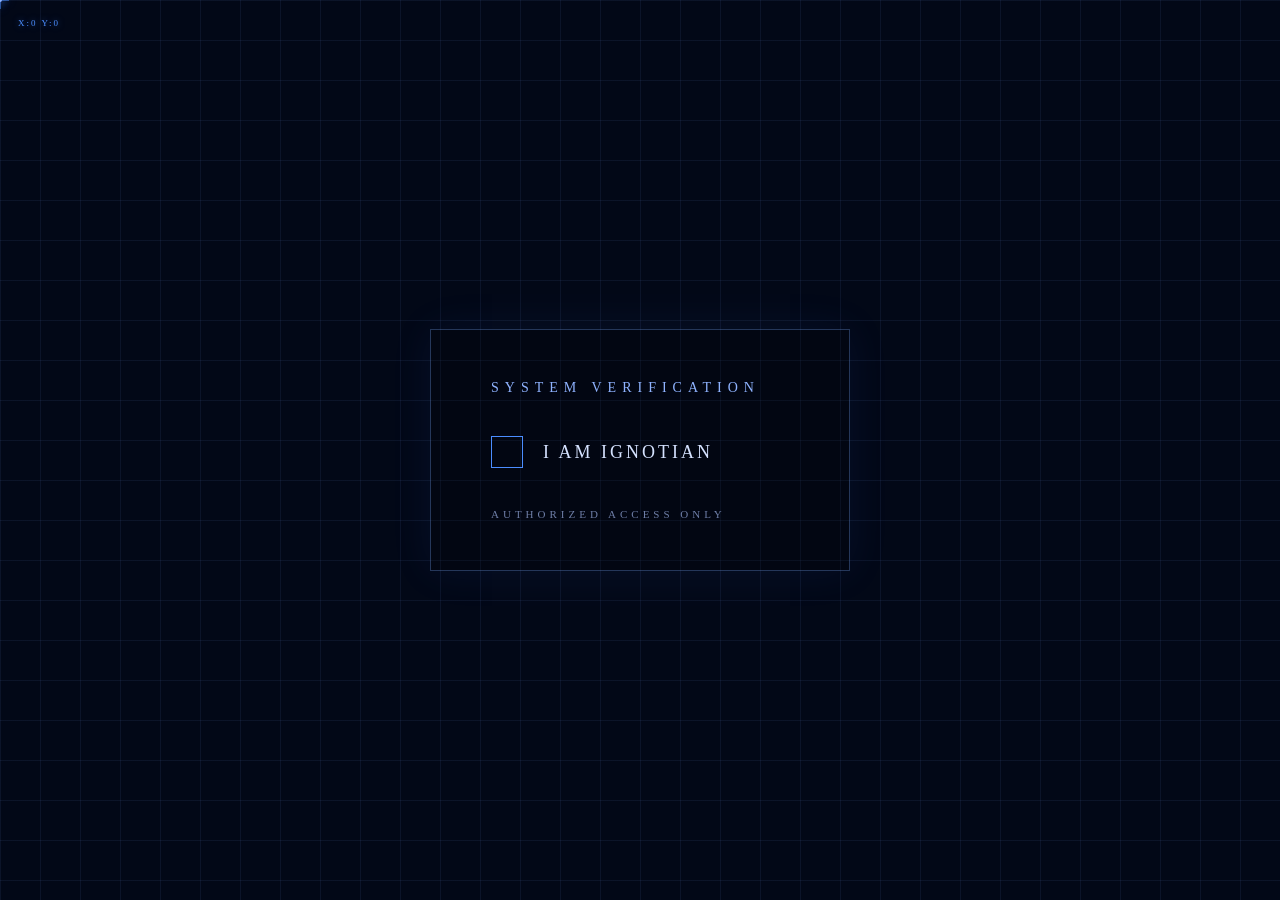
<file: index.html>
<!DOCTYPE html>
<html lang="ko">
<head>
  <meta charset="UTF-8">
  <meta name="viewport" content="width=device-width, initial-scale=1.0">

  <title>IGNOTA</title>

  <link rel="stylesheet" href="style.css">
</head>

<body class="login-body">

  <div class="verify-box">

    <p class="verify-top">
      SYSTEM VERIFICATION
    </p>

    <label class="checkbox-container">

      <input type="checkbox" id="human-check">

      <span class="custom-box"></span>

      <span class="verify-text">
        I AM IGNOTIAN
      </span>

    </label>

    <p class="warning-text">
      AUTHORIZED ACCESS ONLY
    </p>

  </div>

  <div class="custom-cursor">

  <div class="cursor-circle"></div>

  <div class="cursor-dot"></div>

  <div class="cursor-coords">
    X:0 Y:0
  </div>

</div>
  <script src="script.js"></script>

</body>
</html>
</file>
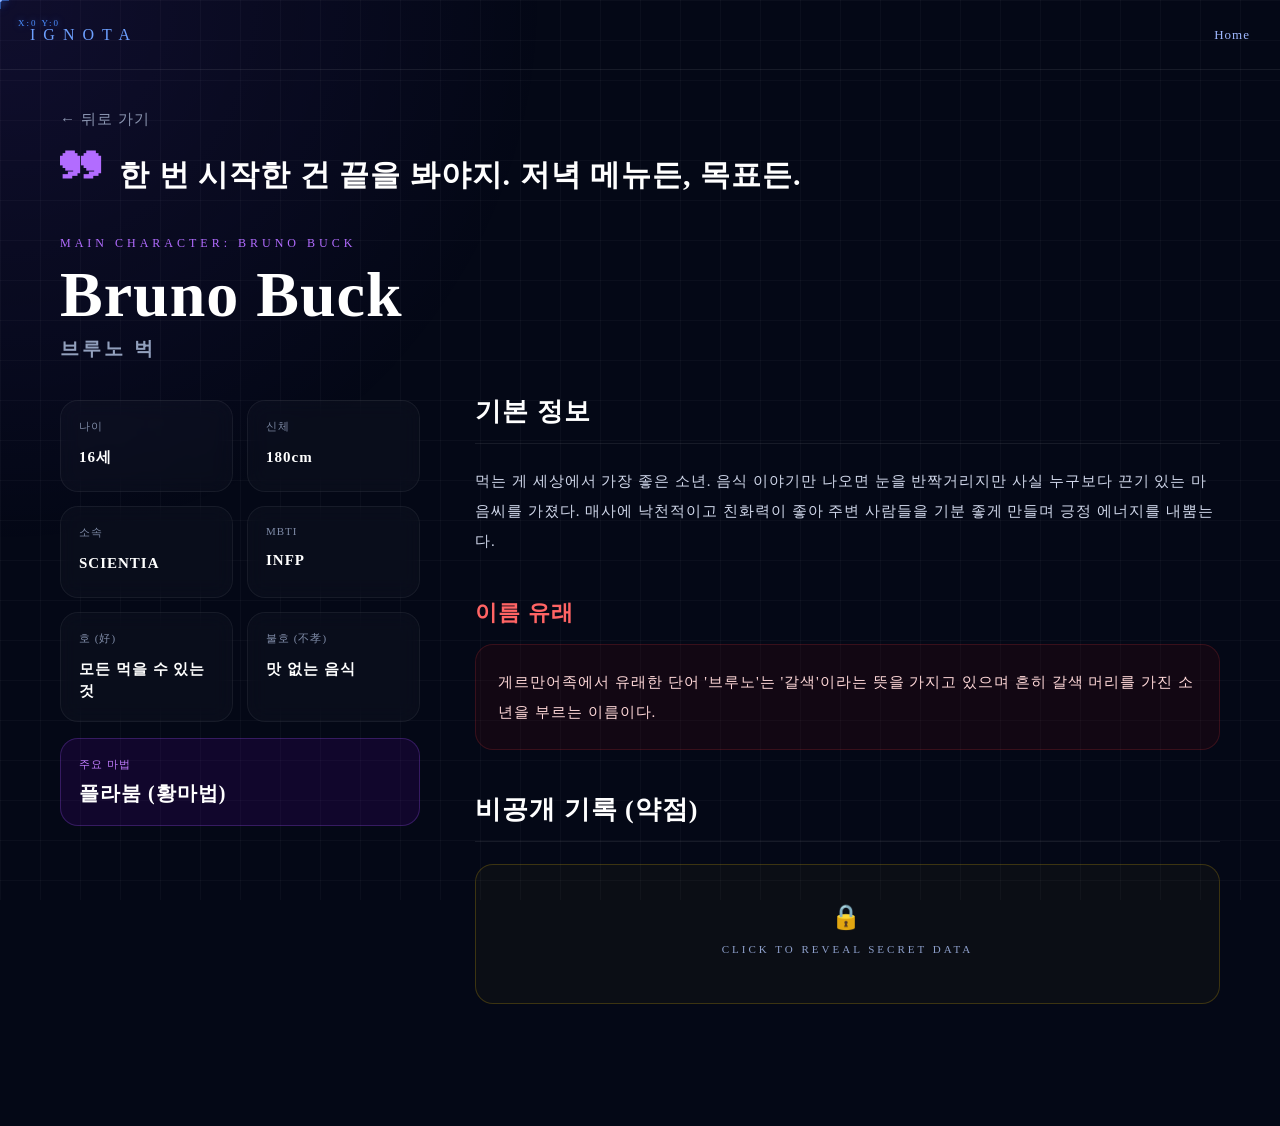
<file: Bruno.html>
<!DOCTYPE html>
<html lang="ko">
<head>

  <meta charset="UTF-8">

  <meta name="viewport"
  content="width=device-width, initial-scale=1.0">

  <title>Bruno Buck</title>

  <link rel="stylesheet" href="style.css">

</head>

<body class="profile-body">

  <header class="profile-header">

  <div class="logo">
    IGNOTA
  </div>

  <nav>

    <a href="home.html">
      Home
    </a>

  </nav>

</header>

<div class="profile-bg"></div>

<main class="profile-page">

  <a href="characters.html"
  class="back-button">

    ← 뒤로 가기

  </a>



  <section class="profile-layout">

    <!-- LEFT -->

    <div class="profile-left">

      <div class="quote">

  <span class="quote-mark">❞</span>

  한 번 시작한 건 끝을 봐야지. 저녁 메뉴든, 목표든.
        
</div>

      <p class="profile-id">

        MAIN CHARACTER:
        BRUNO BUCK
        
      </p>

      <h1 class="profile-name">

        Bruno Buck

      </h1>

      <h2 class="profile-eng">

        브루노 벅

      </h2>



      <div class="info-grid">

        <div class="info-card">

          <span>나이</span>

          <strong>16세</strong>

        </div>



        <div class="info-card">

          <span>신체</span>

          <strong>180cm</strong>

        </div>



        <div class="info-card">

          <span>소속</span>

          <strong>SCIENTIA</strong>

        </div>



        <div class="info-card">

          <span>MBTI</span>

          <strong>
            INFP
          </strong>

        </div>



        <div class="info-card">

          <span>호 (好)</span>

          <strong>
            모든 먹을 수 있는 것
          </strong>

        </div>



        <div class="info-card">

          <span>불호 (不孝)</span>

          <strong>
            맛 없는 음식
          </strong>

        </div>

      </div>



      <div class="past-box">

        <span>
          주요 마법
        </span>

        <strong>
          플라붐 (황마법)
        </strong>

      </div>

    </div>



    <!-- RIGHT -->

    <div class="profile-right">

      <section class="content-section">

        <h3>
          기본 정보
        </h3>

        <div class="line"></div>

        <p class="profile-text">

          먹는 게 세상에서 가장 좋은 소년.
          음식 이야기만 나오면 눈을 반짝거리지만
          사실 누구보다 끈기 있는 마음씨를 가졌다.

          매사에 낙천적이고 친화력이 좋아
          주변 사람들을 기분 좋게 만들며
          긍정 에너지를 내뿜는다.

        </p>

      </section>



      <section class="warning-section">

        <h4>
          이름 유래
        </h4>

        <div class="warning-box">

          게르만어족에서 유래한 단어 '브루노'는
         '갈색'이라는 뜻을 가지고 있으며
          흔히 갈색 머리를 가진 소년을 
          부르는 이름이다.
          
        </div>

      </section>



      <section class="secret-section">

        <h3>
          비공개 기록 (약점)
        </h3>

        <div class="line"></div>



        <div class="secret-box">

  <div class="secret-closed">

    <div class="lock">
      🔒
    </div>

    CLICK TO REVEAL SECRET DATA

  </div>



  <div class="secret-open">

    <p class="secret-ref">

      CLASSIFIED REF:

    </p>

    <p class="secret-text">

      줄곧 자신의 앙증맞고 통통한 몸매에 열등감을 가졌다. 그리고 그 열등감은 자신감으로 변하게 된다.
      
    </p>

  </div>

</div>
</main>

<div class="custom-cursor">

  <div class="cursor-circle"></div>

  <div class="cursor-dot"></div>

  <div class="cursor-coords">
    X:0 Y:0
  </div>

</div>

<script src="script.js"></script>

</body>
</html>
</file>
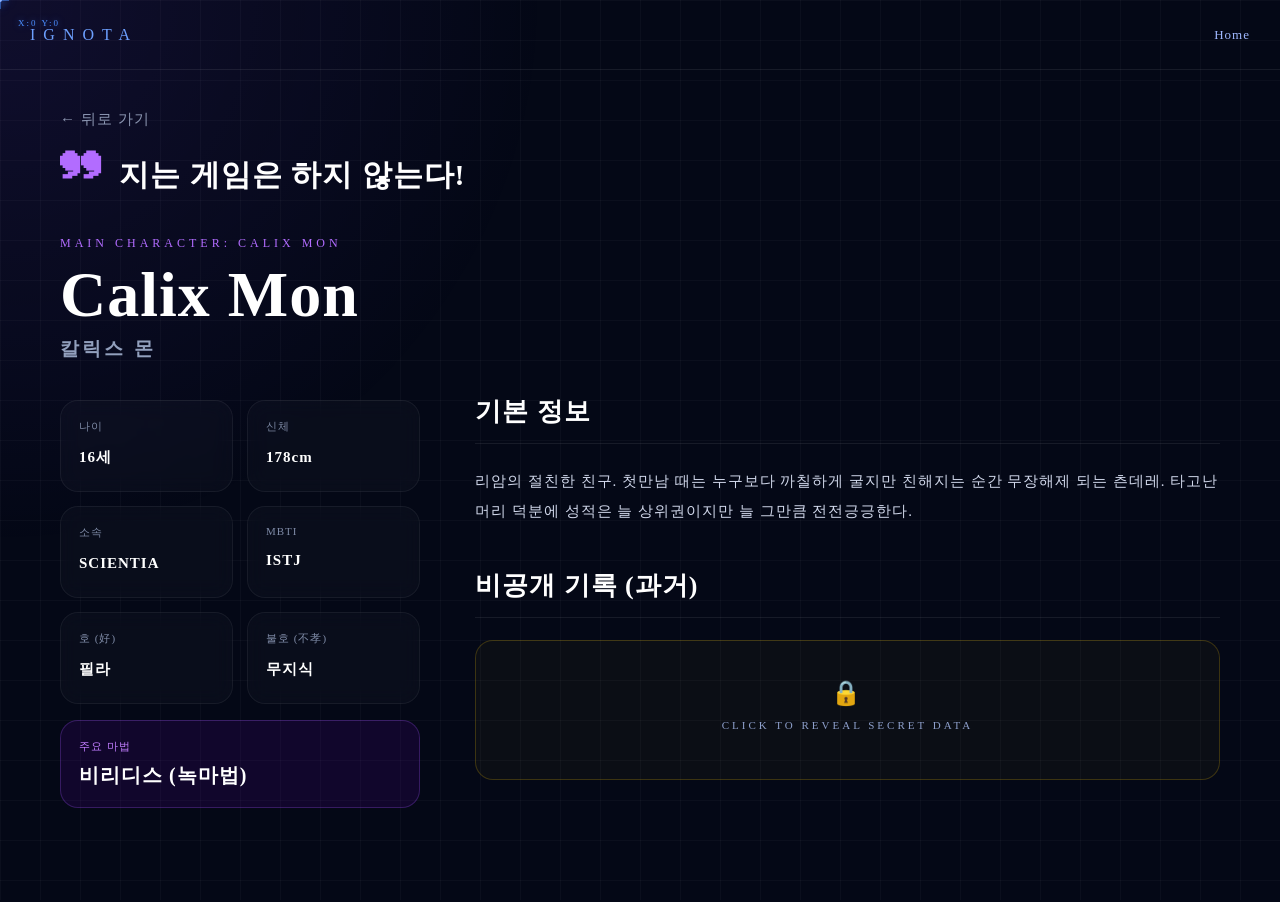
<file: Calix.html>
<!DOCTYPE html>
<html lang="ko">
<head>

  <meta charset="UTF-8">

  <meta name="viewport"
  content="width=device-width, initial-scale=1.0">

  <title>Calix Mon</title>

  <link rel="stylesheet" href="style.css">

</head>

<body class="profile-body">

  <header class="profile-header">

  <div class="logo">
    IGNOTA
  </div>

  <nav>

    <a href="home.html">
      Home
    </a>

  </nav>

</header>

<div class="profile-bg"></div>

<main class="profile-page">

  <a href="characters.html"
  class="back-button">

    ← 뒤로 가기

  </a>



  <section class="profile-layout">

    <!-- LEFT -->

    <div class="profile-left">

      <div class="quote">

  <span class="quote-mark">❞</span>

  지는 게임은 하지 않는다!
        
</div>

      <p class="profile-id">

        MAIN CHARACTER:
        CALIX MON

      </p>

      <h1 class="profile-name">

        Calix Mon

      </h1>

      <h2 class="profile-eng">

        칼릭스 몬

      </h2>



      <div class="info-grid">

        <div class="info-card">

          <span>나이</span>

          <strong>16세</strong>

        </div>



        <div class="info-card">

          <span>신체</span>

          <strong>178cm</strong>

        </div>



        <div class="info-card">

          <span>소속</span>

          <strong>SCIENTIA</strong>

        </div>



        <div class="info-card">

          <span>MBTI</span>

          <strong>
            ISTJ
          </strong>

        </div>



        <div class="info-card">

          <span>호 (好)</span>

          <strong>
            필라
          </strong>

        </div>



        <div class="info-card">

          <span>불호 (不孝)</span>

          <strong>
            무지식
          </strong>

        </div>

      </div>



      <div class="past-box">

        <span>
          주요 마법
        </span>

        <strong>
          비리디스 (녹마법)
        </strong>

      </div>

    </div>



    <!-- RIGHT -->

    <div class="profile-right">

      <section class="content-section">

        <h3>
          기본 정보
        </h3>

        <div class="line"></div>

        <p class="profile-text">

          리암의 절친한 친구.
          첫만남 때는 누구보다 까칠하게 굴지만
          친해지는 순간 무장해제 되는 
          츤데레.

          타고난 머리 덕분에
          성적은 늘 상위권이지만
          늘 그만큼 전전긍긍한다.

        </p>

      </section>

      <section class="secret-section">

        <h3>
          비공개 기록 (과거)
        </h3>

        <div class="line"></div>



        <div class="secret-box">

  <div class="secret-closed">

    <div class="lock">
      🔒
    </div>

    CLICK TO REVEAL SECRET DATA

  </div>



  <div class="secret-open">

    <p class="secret-ref">

      CLASSIFIED REF:

    </p>

    <p class="secret-text">

      7살 무렵 부모님이 이혼하셨던 사실을 아직 마음속 깊은 곳에서 받아들이지 못하고 있다.

      
    </p>

  </div>

</div>
</main>

<div class="custom-cursor">

  <div class="cursor-circle"></div>

  <div class="cursor-dot"></div>

  <div class="cursor-coords">
    X:0 Y:0
  </div>

</div>

<script src="script.js"></script>

</body>
</html>
</file>
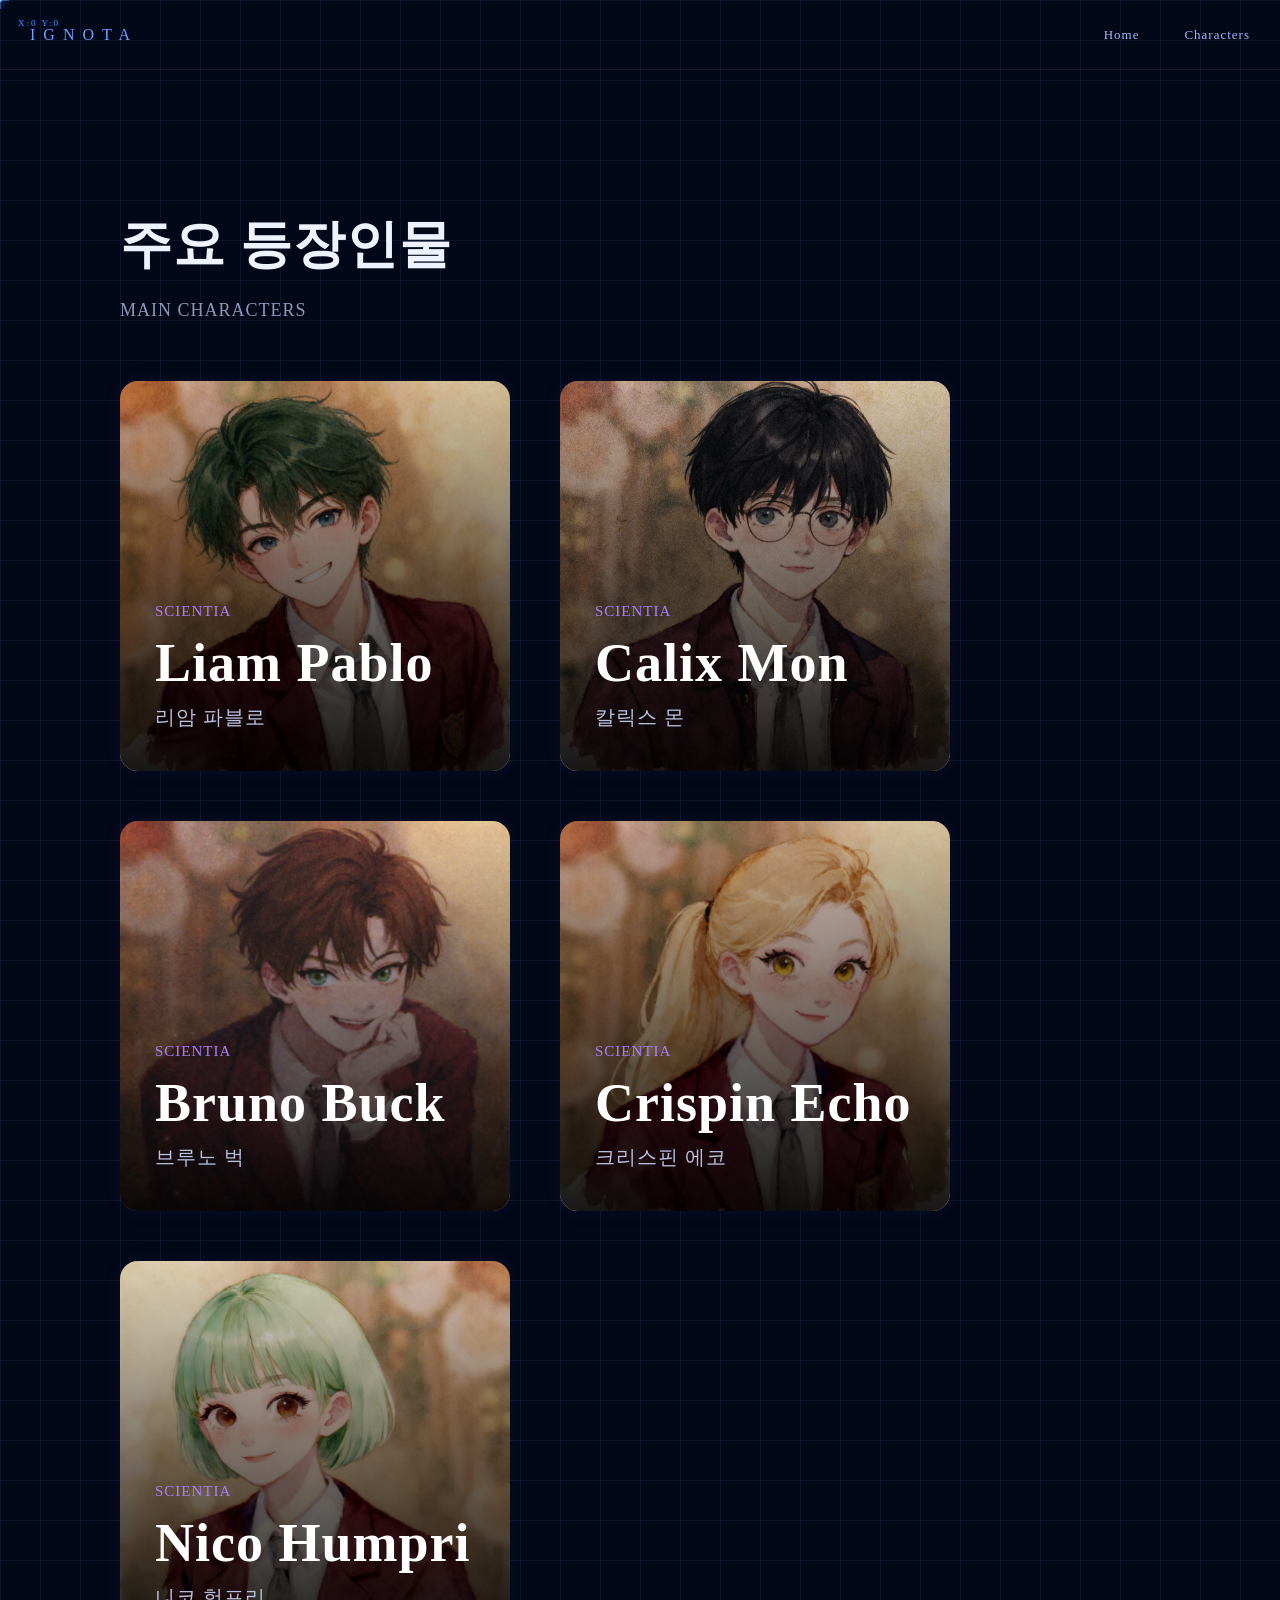
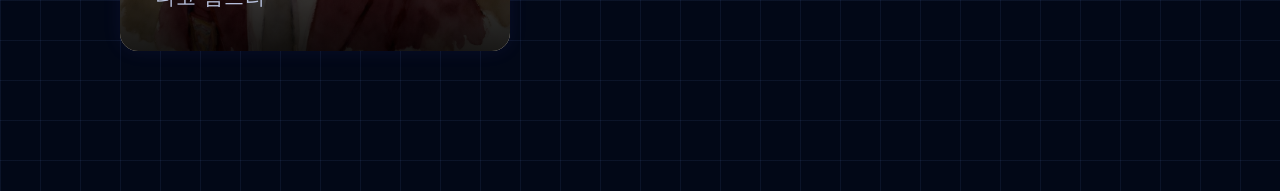
<file: characters.html>
<!DOCTYPE html>
<html lang="ko">
<head>
  <meta charset="UTF-8">
  <meta name="viewport" content="width=device-width, initial-scale=1.0">

  <title>IGNOTA CHARACTERS</title>

  <link rel="stylesheet" href="style.css">
</head>

<body class="home-body">

<header>

  <div class="logo">
    IGNOTA
  </div>

  <nav>
    <a href="home.html">Home</a>
    <a href="characters.html">Characters</a>
  </nav>

</header>

<main class="characters-page">

  <h1 class="characters-title">
    주요 등장인물
  </h1>

  <p class="characters-sub">
    MAIN CHARACTERS
  </p>

  <div class="character-grid">

    <a href="Liam.html" class="character-card">

      <img src="Liam Pablo.png">

      <div class="character-overlay">

        <p class="character-group">
          SCIENTIA
        </p>

        <h2>
          Liam Pablo
        </h2>

        <span>
          리암 파블로
        </span>

      </div>

    </a>

  <a href="Calix.html" class="character-card">

    <img src="Calix Mon.png">

    <div class="character-overlay">

      <p class="character-group">
        SCIENTIA
      </p>

      <h2>
        Calix Mon
      </h2>

      <span>
        칼릭스 몬
      </span>

    </div>

  </a>



  <a href="Bruno.html" class="character-card">

    <img src="Bruno Buck.png">

    <div class="character-overlay">

      <p class="character-group">
        SCIENTIA
      </p>

      <h2>
        Bruno Buck
      </h2>

      <span>
        브루노 벅
      </span>

    </div>

  </a>

     <a href="Crispin.html" class="character-card">

    <img src="Crispin Echo.png">

    <div class="character-overlay">

      <p class="character-group">
        SCIENTIA
      </p>

      <h2>
        Crispin Echo
      </h2>

      <span>
        크리스핀 에코
      </span>

    </div>

  </a>

     <a href="Nico.html" class="character-card">

    <img src="Nico Humpri.png">

    <div class="character-overlay">

      <p class="character-group">
        SCIENTIA
      </p>

      <h2>
        Nico Humpri
      </h2>

      <span>
        니코 험프리
      </span>

    </div>

  </a>

</div>

</main>

<div class="custom-cursor">

  <div class="cursor-circle"></div>

  <div class="cursor-dot"></div>

  <div class="cursor-coords">
    X:0 Y:0
  </div>

</div>

<script src="script.js"></script>

</body>
</html>
</file>
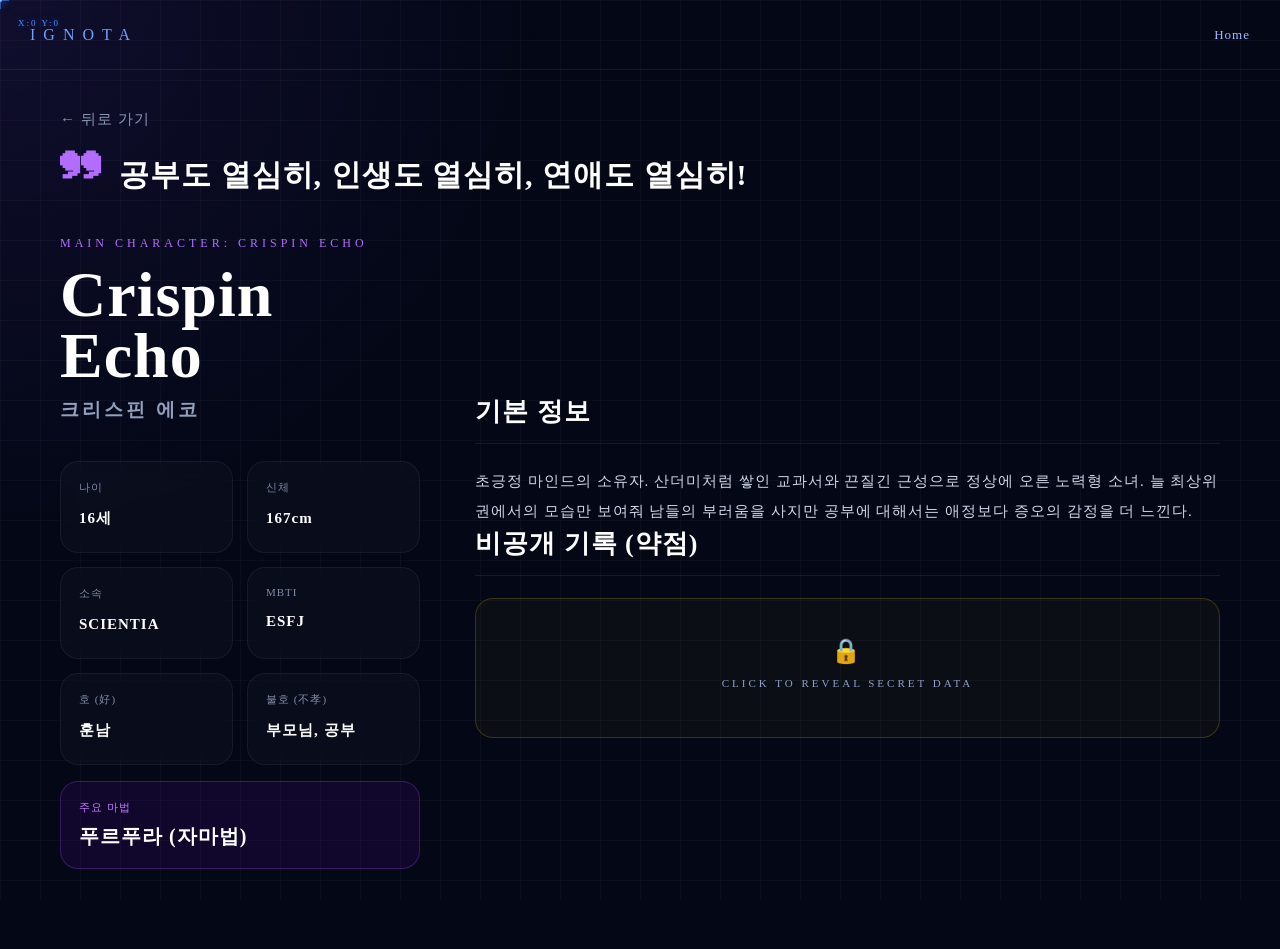
<file: Chrispin.html>
<!DOCTYPE html>
<html lang="ko">
<head>

  <meta charset="UTF-8">

  <meta name="viewport"
  content="width=device-width, initial-scale=1.0">

  <title>Crispin Echo</title>

  <link rel="stylesheet" href="style.css">

</head>

<body class="profile-body">

  <header class="profile-header">

  <div class="logo">
    IGNOTA
  </div>

  <nav>

    <a href="home.html">
      Home
    </a>

  </nav>

</header>

<div class="profile-bg"></div>

<main class="profile-page">

  <a href="characters.html"
  class="back-button">

    ← 뒤로 가기

  </a>



  <section class="profile-layout">

    <!-- LEFT -->

    <div class="profile-left">

      <div class="quote">

  <span class="quote-mark">❞</span>

  공부도 열심히, 인생도 열심히, 연애도 열심히!
        
</div>

      <p class="profile-id">

        MAIN CHARACTER:
        CRISPIN ECHO
        
      </p>

      <h1 class="profile-name">

        Crispin Echo

      </h1>

      <h2 class="profile-eng">

        크리스핀 에코
      </h2>



      <div class="info-grid">

        <div class="info-card">

          <span>나이</span>

          <strong>16세</strong>

        </div>



        <div class="info-card">

          <span>신체</span>

          <strong>167cm</strong>

        </div>



        <div class="info-card">

          <span>소속</span>

          <strong>SCIENTIA</strong>

        </div>



        <div class="info-card">

          <span>MBTI</span>

          <strong>
            ESFJ
          </strong>

        </div>



        <div class="info-card">

          <span>호 (好)</span>

          <strong>
            훈남
          </strong>

        </div>



        <div class="info-card">

          <span>불호 (不孝)</span>

          <strong>
            부모님, 공부
          </strong>

        </div>

      </div>



      <div class="past-box">

        <span>
          주요 마법
        </span>

        <strong>
          푸르푸라 (자마법)
        </strong>

      </div>

    </div>



    <!-- RIGHT -->

    <div class="profile-right">

      <section class="content-section">

        <h3>
          기본 정보
        </h3>

        <div class="line"></div>

        <p class="profile-text">

          초긍정 마인드의 소유자.
          산더미처럼 쌓인 교과서와 끈질긴 근성으로
          정상에 오른 노력형 소녀.

          늘 최상위권에서의 모습만 보여줘 남들의 부러움을 사지만
          공부에 대해서는 애정보다 증오의 감정을 더 느낀다.


      <section class="secret-section">

        <h3>
          비공개 기록 (약점)
        </h3>

        <div class="line"></div>



        <div class="secret-box">

  <div class="secret-closed">

    <div class="lock">
      🔒
    </div>

    CLICK TO REVEAL SECRET DATA

  </div>



  <div class="secret-open">

    <p class="secret-ref">

      CLASSIFIED REF:

    </p>

    <p class="secret-text">

      부모님에 의해 강제로 공부하고, 그렇게 나온 성적으로 남들의 부러움을 사는 것이 좋지만은 않다.
      
    </p>

  </div>

</div>
</main>

<div class="custom-cursor">

  <div class="cursor-circle"></div>

  <div class="cursor-dot"></div>

  <div class="cursor-coords">
    X:0 Y:0
  </div>

</div>

<script src="script.js"></script>

</body>
</html>
</file>
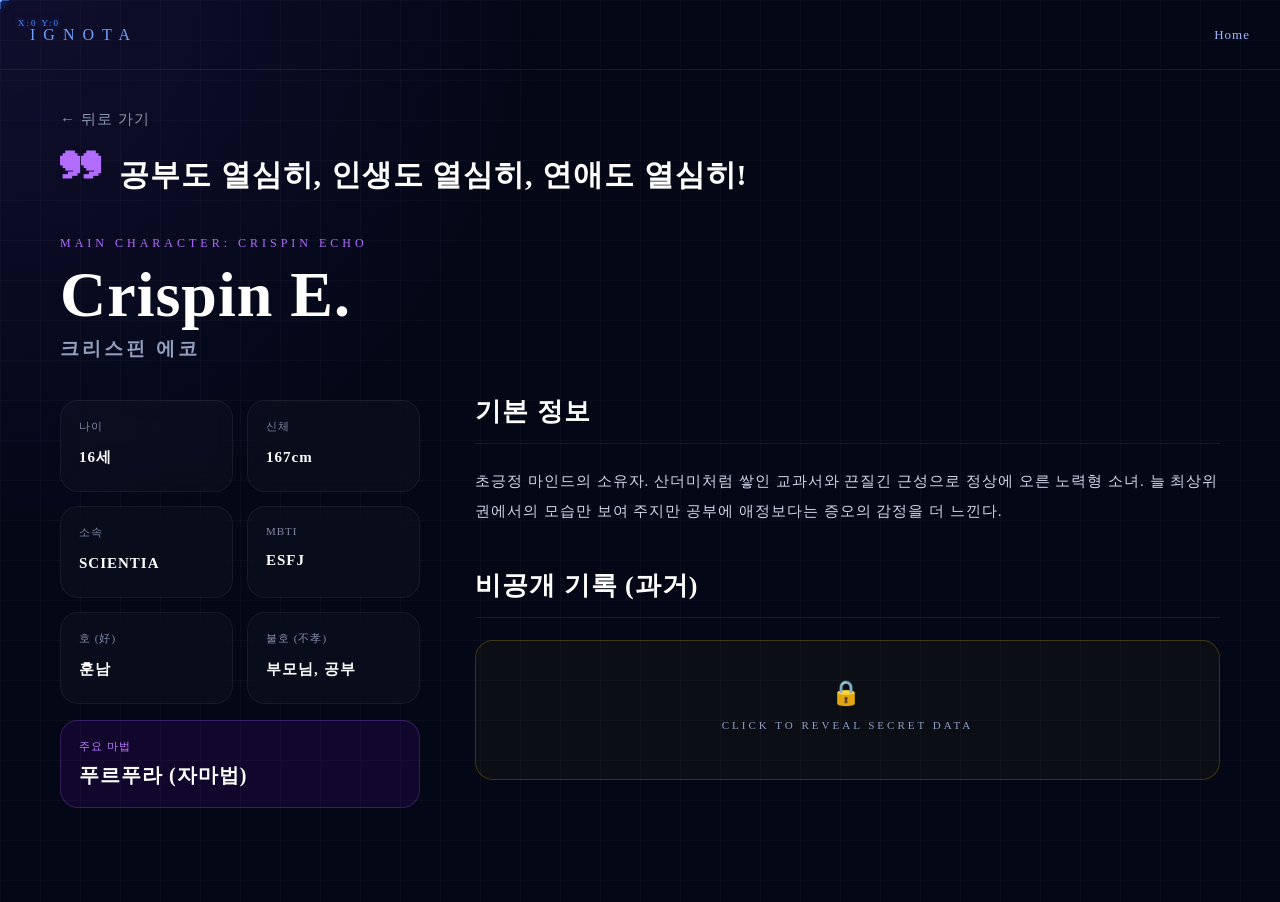
<file: Crispin.html>
<!DOCTYPE html>
<html lang="ko">
<head>

  <meta charset="UTF-8">

  <meta name="viewport"
  content="width=device-width, initial-scale=1.0">

  <title>Crispin Echo</title>

  <link rel="stylesheet" href="style.css">

</head>

<body class="profile-body">

  <header class="profile-header">

  <div class="logo">
    IGNOTA
  </div>

  <nav>

    <a href="home.html">
      Home
    </a>

  </nav>

</header>

<div class="profile-bg"></div>

<main class="profile-page">

  <a href="characters.html"
  class="back-button">

    ← 뒤로 가기

  </a>



  <section class="profile-layout">

    <!-- LEFT -->

    <div class="profile-left">

      <div class="quote">

  <span class="quote-mark">❞</span>

  공부도 열심히, 인생도 열심히, 연애도 열심히!
        
</div>

      <p class="profile-id">

        MAIN CHARACTER:
        CRISPIN ECHO

      </p>

      <h1 class="profile-name">

        Crispin E.

      </h1>

      <h2 class="profile-eng">

        크리스핀 에코

      </h2>



      <div class="info-grid">

        <div class="info-card">

          <span>나이</span>

          <strong>16세</strong>

        </div>



        <div class="info-card">

          <span>신체</span>

          <strong>167cm</strong>

        </div>



        <div class="info-card">

          <span>소속</span>

          <strong>SCIENTIA</strong>

        </div>



        <div class="info-card">

          <span>MBTI</span>

          <strong>
            ESFJ
          </strong>

        </div>



        <div class="info-card">

          <span>호 (好)</span>

          <strong>
            훈남
          </strong>

        </div>



        <div class="info-card">

          <span>불호 (不孝)</span>

          <strong>
            부모님, 공부
          </strong>

        </div>

      </div>



      <div class="past-box">

        <span>
          주요 마법
        </span>

        <strong>
          푸르푸라 (자마법)
        </strong>

      </div>

    </div>



    <!-- RIGHT -->

    <div class="profile-right">

      <section class="content-section">

        <h3>
          기본 정보
        </h3>

        <div class="line"></div>

        <p class="profile-text">

          초긍정 마인드의 소유자.
          산더미처럼 쌓인 교과서와
          끈질긴 근성으로 정상에 오른 
          노력형 소녀. 
          
          늘 최상위권에서의 모습만 보여 주지만 
          공부에 애정보다는 증오의 감정을 더 느낀다.

        </p>

      </section>

      <section class="secret-section">

        <h3>
          비공개 기록 (과거)
        </h3>

        <div class="line"></div>



        <div class="secret-box">

  <div class="secret-closed">

    <div class="lock">
      🔒
    </div>

    CLICK TO REVEAL SECRET DATA

  </div>



  <div class="secret-open">

    <p class="secret-ref">

      CLASSIFIED REF:

    </p>

    <p class="secret-text">

      부모니에 의해 강제로 공부하고, 그렇게 나온 성적으로 부러움을 사는 게 좋지만은 않다.

      
    </p>

  </div>

</div>
</main>

<div class="custom-cursor">

  <div class="cursor-circle"></div>

  <div class="cursor-dot"></div>

  <div class="cursor-coords">
    X:0 Y:0
  </div>

</div>

<script src="script.js"></script>

</body>
</html>
</file>
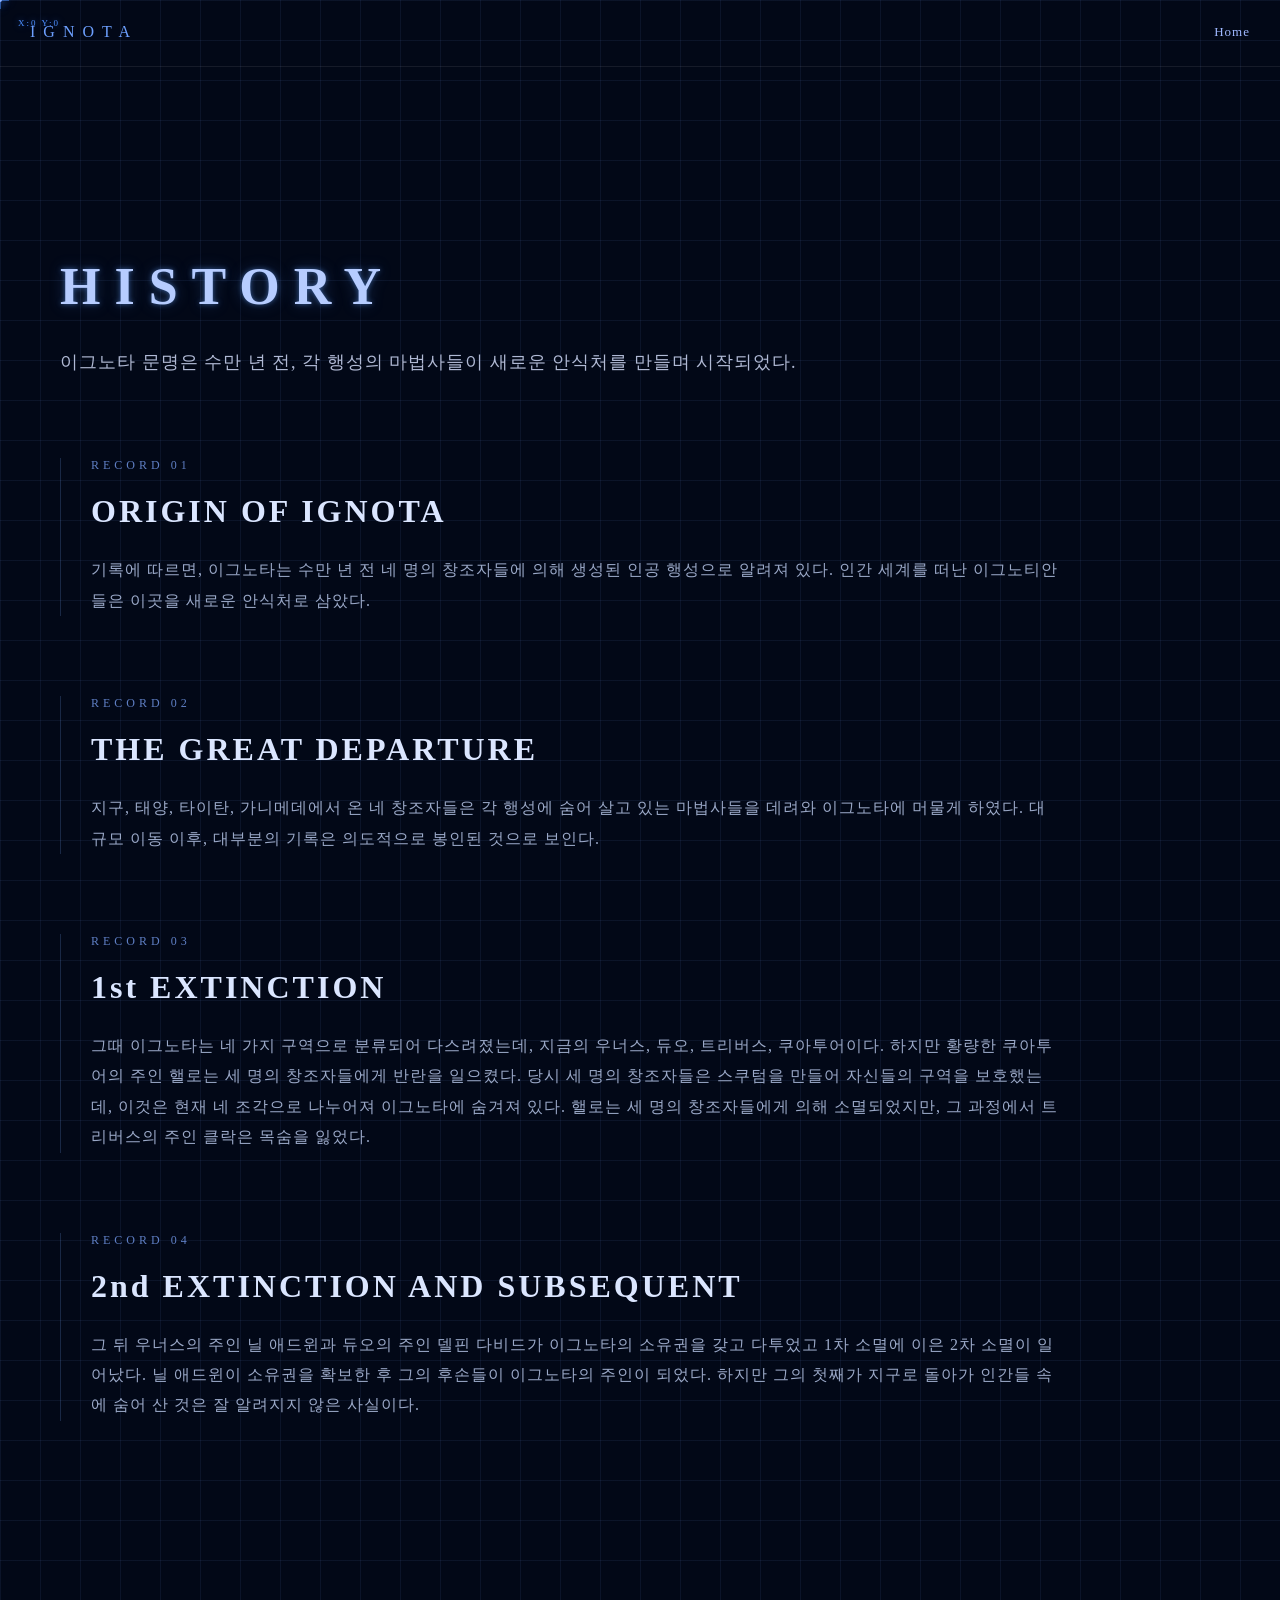
<file: history.html>
<!DOCTYPE html>
<html lang="ko">
<head>
  <meta charset="UTF-8">
  <meta name="viewport" content="width=device-width, initial-scale=1.0">

  <title>IGNOTA HISTORY</title>
  
  <link rel="stylesheet" href="style.css">
</head>

<body class="home-body">

  <header class="history-header">

    <div class="logo">
      IGNOTA
    </div>

    <nav>
      <a href="home.html">Home</a>
    </nav>

  </header>

  <main class="hero">

    <h1 class="main-title">
      HISTORY
    </h1>

    <p class="description">

      이그노타 문명은 수만 년 전,
      각 행성의 마법사들이 새로운 안식처를 만들며 시작되었다.

    </p>

    <div class="history-record">

  <p class="record-number">
    RECORD 01
  </p>

  <h2 class="record-title">
    ORIGIN OF IGNOTA
  </h2>

  <p class="record-text">
    기록에 따르면, 이그노타는 수만 년 전
    네 명의 창조자들에 의해 생성된 인공 행성으로 알려져 있다.
    인간 세계를 떠난 이그노티안들은
    이곳을 새로운 안식처로 삼았다.
  </p>

</div>

    <div class="history-record">

  <p class="record-number">
    RECORD 02
  </p>

  <h2 class="record-title">
    THE GREAT DEPARTURE
  </h2>

  <p class="record-text">
    지구, 태양, 타이탄, 가니메데에서 온 네 창조자들은
    각 행성에 숨어 살고 있는 마법사들을 데려와 이그노타에 머물게 하였다.
    대규모 이동 이후,
    대부분의 기록은 의도적으로 봉인된 것으로 보인다.
  </p>

</div>

<div class="history-record">

  <p class="record-number">
    RECORD 03
  </p>

  <h2 class="record-title">
    1st EXTINCTION
  </h2>

  <p class="record-text">
    그때 이그노타는 네 가지 구역으로 분류되어 다스려졌는데,
    지금의 우너스, 듀오, 트리버스, 쿠아투어이다.
    하지만 황량한 쿠아투어의 주인 핼로는 세 명의 창조자들에게 반란을 일으켰다.
    당시 세 명의 창조자들은 스쿠텀을 만들어 자신들의 구역을 보호했는데,
    이것은 현재 네 조각으로 나누어져 이그노타에 숨겨져 있다.
    핼로는 세 명의 창조자들에게 의해 소멸되었지만,
    그 과정에서 트리버스의 주인 클락은 목숨을 잃었다.
  </p>

</div>

<div class="history-record">

  <p class="record-number">
    RECORD 04
  </p>

  <h2 class="record-title">
    2nd EXTINCTION AND SUBSEQUENT
  </h2>

  <p class="record-text">
    그 뒤 우너스의 주인 닐 애드윈과 듀오의 주인 델핀 다비드가
    이그노타의 소유권을 갖고 다투었고 1차 소멸에 이은 2차 소멸이 일어났다.
    닐 애드윈이 소유권을 확보한 후 그의 후손들이 이그노타의 주인이 되었다.
    하지만 그의 첫째가 지구로 돌아가 인간들 속에 숨어 산 것은 잘 알려지지 않은 사실이다.
  </p>

</div>

  </main>

  <div class="custom-cursor">

    <div class="cursor-circle"></div>

    <div class="cursor-dot"></div>

    <div class="cursor-coords">
      X:0 Y:0
    </div>

  </div>

  <script src="script.js"></script>

</body>
</html>
</file>
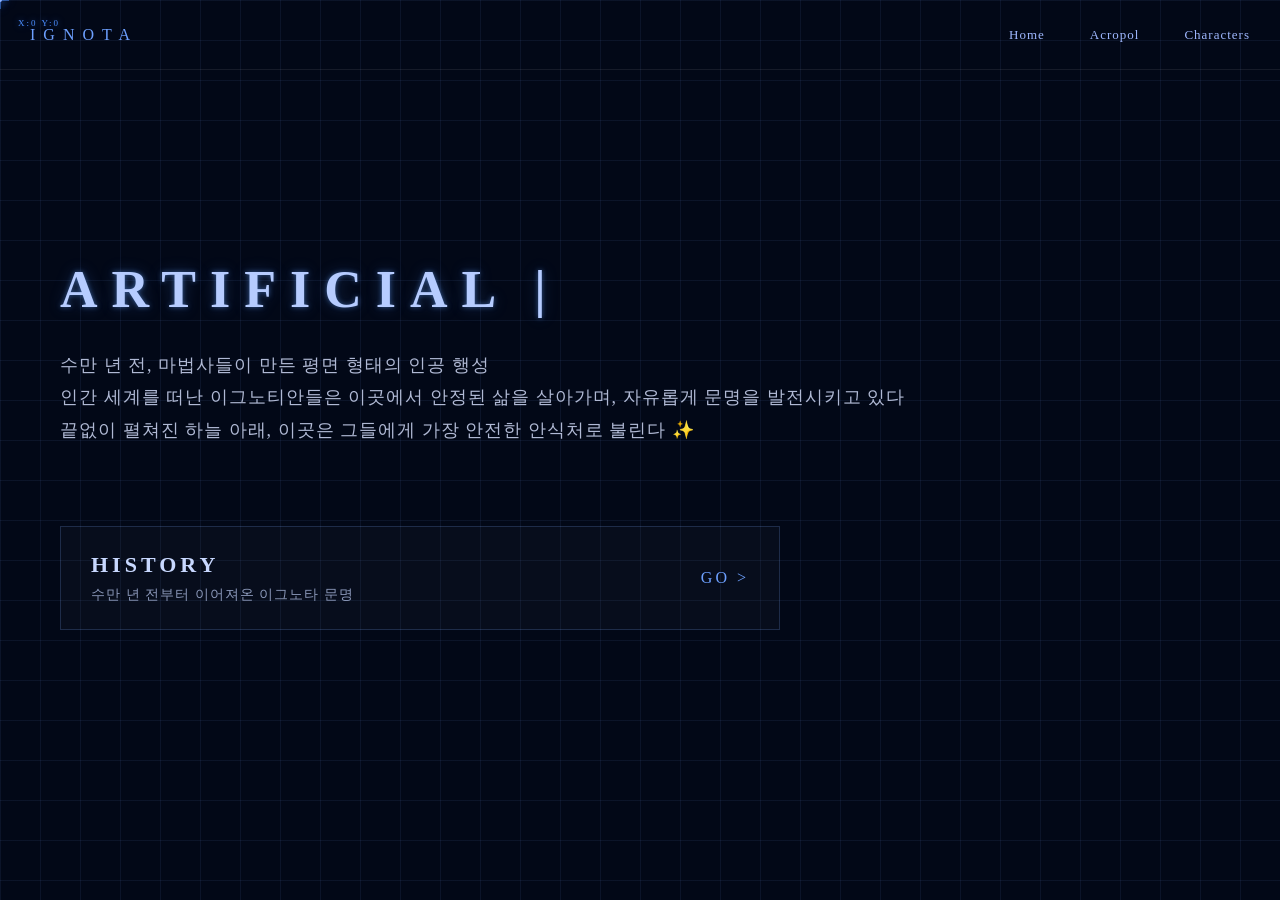
<file: home.html>
<!DOCTYPE html>
<html lang="ko">
<head>
  <meta charset="UTF-8">
  <meta name="viewport" content="width=device-width, initial-scale=1.0">
  <title>IGNOTA</title>

  <link rel="stylesheet" href="style.css">
</head>
<body class="home-body">

  <header>
    <div class="logo">IGNOTA</div>

    <nav>
      <a href="#">Home</a>
      <a href="#">Acropol</a>
      <a href="characters.html">Characters</a>
    </nav>
  </header>

  <main class="hero">

   <h1 class="main-title">
  <span id="typing-title"></span>
  <span class="cursor">|</span>
</h1>

    <p class="description">
      수만 년 전, 마법사들이 만든 평면 형태의 인공 행성<br>
      인간 세계를 떠난 이그노티안들은 이곳에서 안정된 삶을 살아가며, 자유롭게 문명을 발전시키고 있다<br>
      끝없이 펼쳐진 하늘 아래, 이곳은 그들에게 가장 안전한 안식처로 불린다 ✨
    </p>

    <div class="archive-list">

  <a href="history.html" class="archive-box">

    <div>
      <h2>HISTORY</h2>
      <p>수만 년 전부터 이어져온 이그노타 문명</p>
    </div>

    <span class="archive-go">
      GO >
    </span>

  </a>

</div>

  </main>

  <div class="custom-cursor">

  <div class="cursor-circle"></div>

  <div class="cursor-dot"></div>

  <div class="cursor-coords">
    X:0 Y:0
  </div>

</div>

  <script src="script.js"></script>
  
</body>
</html>
</file>
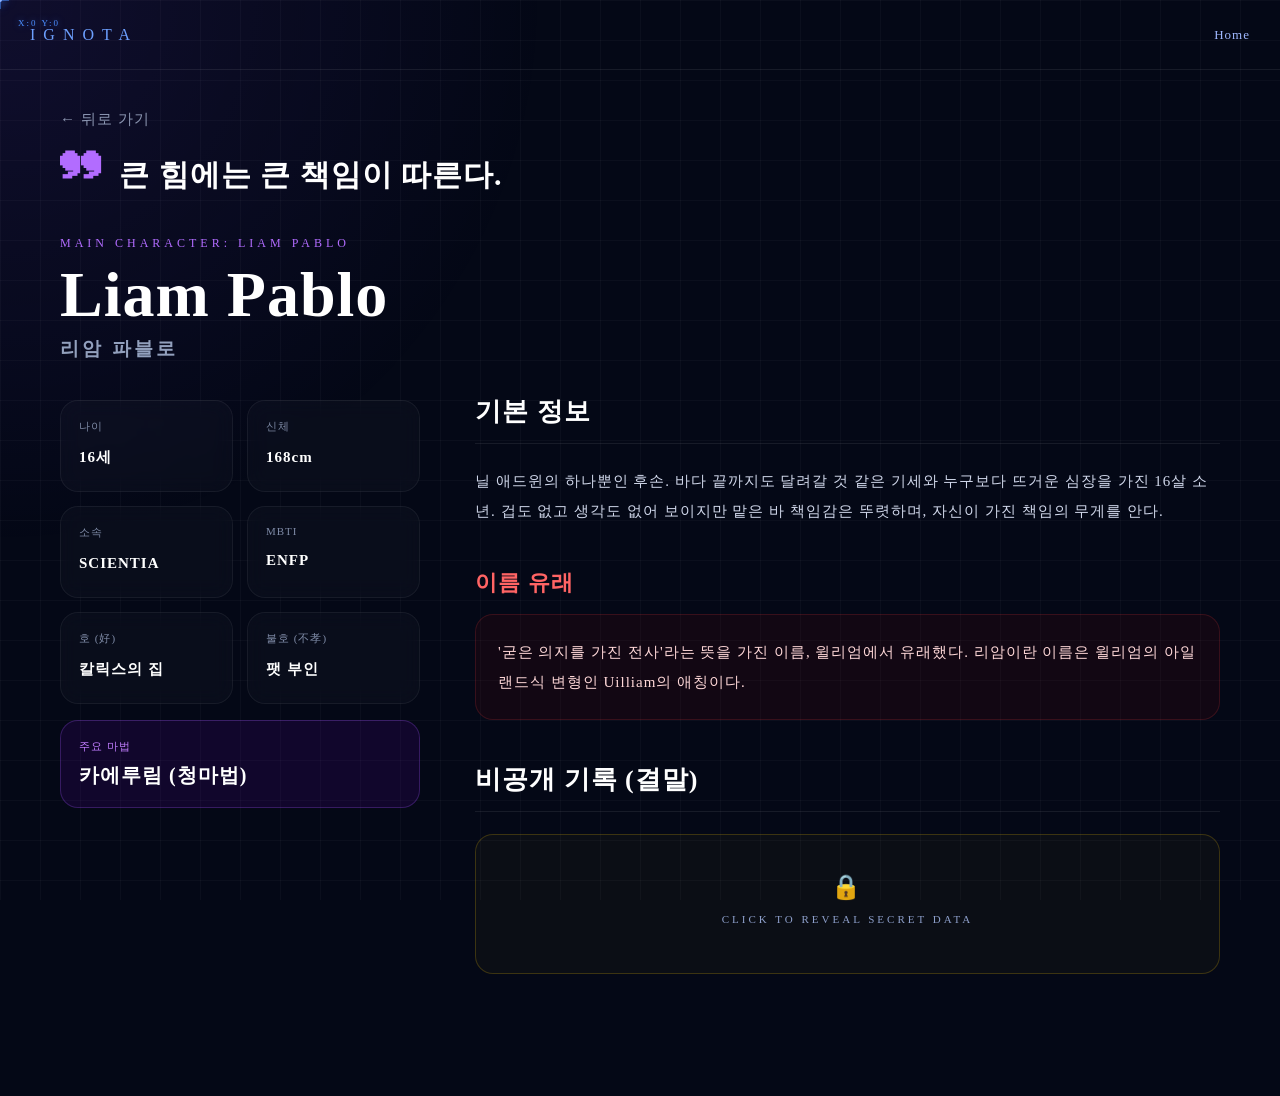
<file: Liam.html>
<!DOCTYPE html>
<html lang="ko">
<head>

  <meta charset="UTF-8">

  <meta name="viewport"
  content="width=device-width, initial-scale=1.0">

  <title>Liam Pablo</title>

  <link rel="stylesheet" href="style.css">

</head>

<body class="profile-body">

  <header class="profile-header">

  <div class="logo">
    IGNOTA
  </div>

  <nav>

    <a href="home.html">
      Home
    </a>

  </nav>

</header>

<div class="profile-bg"></div>

<main class="profile-page">

  <a href="characters.html"
  class="back-button">

    ← 뒤로 가기

  </a>



  <section class="profile-layout">

    <!-- LEFT -->

    <div class="profile-left">

      <div class="quote">

  <span class="quote-mark">❞</span>

  큰 힘에는 큰 책임이 따른다.
        
</div>

      <p class="profile-id">

        MAIN CHARACTER:
        LIAM PABLO

      </p>

      <h1 class="profile-name">

        Liam Pablo

      </h1>

      <h2 class="profile-eng">

        리암 파블로

      </h2>



      <div class="info-grid">

        <div class="info-card">

          <span>나이</span>

          <strong>16세</strong>

        </div>



        <div class="info-card">

          <span>신체</span>

          <strong>168cm</strong>

        </div>



        <div class="info-card">

          <span>소속</span>

          <strong>SCIENTIA</strong>

        </div>



        <div class="info-card">

          <span>MBTI</span>

          <strong>
            ENFP
          </strong>

        </div>



        <div class="info-card">

          <span>호 (好)</span>

          <strong>
            칼릭스의 집
          </strong>

        </div>



        <div class="info-card">

          <span>불호 (不孝)</span>

          <strong>
            팻 부인
          </strong>

        </div>

      </div>



      <div class="past-box">

        <span>
          주요 마법
        </span>

        <strong>
          카에루림 (청마법)
        </strong>

      </div>

    </div>



    <!-- RIGHT -->

    <div class="profile-right">

      <section class="content-section">

        <h3>
          기본 정보
        </h3>

        <div class="line"></div>

        <p class="profile-text">

          닐 애드윈의 하나뿐인 후손.
          바다 끝까지도 달려갈 것 같은 기세와
          누구보다 뜨거운 심장을 가진
          16살 소년.

          겁도 없고 생각도 없어 보이지만
          맡은 바 책임감은 뚜렷하며,
          자신이 가진 책임의 무게를 안다.

        </p>

      </section>



      <section class="warning-section">

        <h4>
          이름 유래
        </h4>

        <div class="warning-box">

         '굳은 의지를 가진 전사'라는 
          뜻을 가진 이름, 
          윌리엄에서 유래했다.
          리암이란 이름은 윌리엄의
          아일랜드식 변형인 Uilliam의 애칭이다.
          
        </div>

      </section>



      <section class="secret-section">

        <h3>
          비공개 기록 (결말)
        </h3>

        <div class="line"></div>



        <div class="secret-box">

  <div class="secret-closed">

    <div class="lock">
      🔒
    </div>

    CLICK TO REVEAL SECRET DATA

  </div>



  <div class="secret-open">

    <p class="secret-ref">

      CLASSIFIED REF:

    </p>

    <p class="secret-text">

      열람 제한
      
    </p>

  </div>

</div>
</main>

<div class="custom-cursor">

  <div class="cursor-circle"></div>

  <div class="cursor-dot"></div>

  <div class="cursor-coords">
    X:0 Y:0
  </div>

</div>

<script src="script.js"></script>

</body>
</html>
</file>
<file: style.css>
/* 전체 기본 설정 */

*{
  margin:0;
  padding:0;
  box-sizing:border-box;
}

body{
  font-family: 'Times New Roman', serif;
  
   background:#020817;

  background-image:
  linear-gradient(rgba(120,170,255,0.08) 1px, transparent 1px),
  linear-gradient(90deg, rgba(120,170,255,0.08) 1px, transparent 1px);

  background-size:40px 40px;
  
  color:#8fb3ff;
  letter-spacing:1px;
  cursor:none;
}

/* =========================
   LOGIN PAGE
========================= */

.login-body{
  display:flex;
  justify-content:center;
  align-items:center;
  height:100vh;
}

.login-container{
  display:flex;
  flex-direction:column;
  align-items:center;
  gap:18px;
}

.login-container h1{
  font-size:22px;
  letter-spacing:8px;
  margin-bottom:20px;
}

.login-container input{
  width:230px;
  padding:10px;

  background:transparent;
  border:1px solid #2d5fb8;

  color:white;
  font-size:16px;
}

.login-container input::placeholder{
  color:#6f7fa8;
}

.login-container button{
  margin-top:20px;

  width:100px;
  height:40px;

  background:transparent;
  border:1px solid #4b8dff;

  color:#8fb3ff;
  font-weight:bold;
  letter-spacing:2px;

  cursor:pointer;

  transition:0.3s;
}

.login-container button:hover{
  background:#0f1f44;
}

.status{
  margin-top:5px;
  font-size:11px;
  color:#6d7690;
  letter-spacing:3px;
}

/* =========================
   HOME PAGE
========================= */

.home-body{
  min-height:100vh;
}

/* 상단 메뉴 */

header{
  width:100%;
  height:70px;

  display:flex;
  justify-content:space-between;
  align-items:center;

  padding:0 30px;

  border-bottom:1px solid rgba(255,255,255,0.08);
}

.logo{
  font-size:16px;
  letter-spacing:8px;
  color:#6da0ff;
}

nav{
  display:flex;
  gap:45px;
}

nav a{
  color:#9fb8ff;
  text-decoration:none;
  transition:0.3s;
  font-size:13px;
}

nav a:hover{
  color:white;
}

/* 메인 */

.hero{
  padding:190px 60px;
}

.main-title{
  font-size:52px;

  margin-bottom:30px;

  letter-spacing:14px;

  color:#b6ccff;

  font-weight:bold;

  text-shadow:
0 0 5px rgba(100,160,255,0.5),
0 0 15px rgba(100,160,255,0.25);

animation:titleFlicker 4s infinite;
}

  .cursor{
  animation:blink 1s infinite;
}

@keyframes blink{
  50%{
    opacity:0;
  }
}

@keyframes blink{
  50%{
    opacity:0;
  }
}

.description{
  width:900px;

  font-size:18px;

  line-height:1.8;

  color:#b0b9d4;
}

/* =========================
   VERIFICATION PAGE
========================= */

.verify-box{
  border:1px solid rgba(120,170,255,0.3);

  padding:50px 60px;

  width:420px;

  background:rgba(0,0,0,0.2);

  box-shadow:0 0 40px rgba(80,120,255,0.08);
}

.verify-top{
  margin-bottom:40px;

  letter-spacing:6px;

  color:#8fb3ff;

  font-size:14px;
}

.checkbox-container{
  display:flex;
  align-items:center;

  gap:20px;

  cursor:pointer;
}

.checkbox-container input{
  display:none;
}

.custom-box{
  width:32px;
  height:32px;

  border:1px solid #4b8dff;

  display:flex;
  justify-content:center;
  align-items:center;
}

.custom-box::after{
  content:"";

  width:16px;
  height:16px;

  background:#8fb3ff;

  opacity:0;

  transition:0.3s;
}

.checkbox-container input:checked + .custom-box::after{
  opacity:1;
}

.verify-text{
  font-size:18px;

  letter-spacing:3px;

  color:#d5e2ff;
}

.warning-text{
  margin-top:40px;

  font-size:11px;

  letter-spacing:4px;

  color:#6f7fa8;
}

.checkbox-container:hover .custom-box{
  border-color:#8fb3ff;
}

/* =========================
   CUSTOM CURSOR
========================= */

body{
  cursor:none;
}

.custom-cursor{
  position:fixed;

  top:0;
  left:0;

  pointer-events:none;

  z-index:9999;
}

.cursor-circle{
  position:fixed;

  width:18px;
  height:18px;

  border:none;

  border-radius:50%;

  transform:translate(-50%, -50%);
}

.cursor-circle::before,
.cursor-circle::after{
  content:"";

  position:fixed;

  background:#4b8dff;

  box-shadow:0 0 8px rgba(75,141,255,0.7);
}

.cursor-circle::before{
  width:1px;
  height:18px;

  left:50%;
  top:0;

  transform:translateX(-50%);
}

.cursor-circle::after{
  width:18px;
  height:1px;

  top:50%;
  left:0;

  transform:translateY(-50%);
}

.cursor-dot{
  position:fixed;

  width:4px;
  height:4px;

  background:#8fb3ff;

  border-radius:50%;

  box-shadow:0 0 10px rgba(75,141,255,0.9);

  transform:translate(-50%, -50%);
}

.cursor-coords{
  position:fixed;

  top:18px;
  left:18px;

  font-size:9px;

  color:#4b8dff;

  letter-spacing:2px;

  white-space:nowrap;

  text-shadow:0 0 6px rgba(75,141,255,0.5);
}

.hide-cursor{
  opacity:0;
}

@keyframes titleFlicker{

  0%{
    opacity:1;
  }

  96%{
    opacity:1;
  }

  97%{
    opacity:0.75;
  }

  98%{
    opacity:1;
  }

  99%{
    opacity:0.85;
  }

  100%{
    opacity:1;
  }
}

/* =========================
   ARCHIVE BOX
========================= */

.archive-list{
  margin-top:80px;

  display:flex;
  flex-direction:column;

  gap:20px;

  width:720px;
}

.archive-box{
  display:flex;

  justify-content:space-between;
  align-items:center;

  padding:25px 30px;

  border:1px solid rgba(120,170,255,0.2);

  background:rgba(255,255,255,0.02);

  text-decoration:none;

  transition:0.3s;
}

.archive-box:hover{
  border-color:#4b8dff;

  background:rgba(80,120,255,0.05);

  transform:translateX(4px);
}

.archive-box h2{
  color:#c8d8ff;

  font-size:22px;

  letter-spacing:4px;

  margin-bottom:8px;
}

.archive-box p{
  color:#8a97b8;

  font-size:14px;
}

.archive-go{
  color:#6da0ff;

  font-size:16px;

  letter-spacing:3px;
}

.history-header{
  margin-top:-3px;
}

/* =========================
   HISTORY RECORD
========================= */

.history-record{
  margin-top:80px;

  width:100%;

  max-width:1000px;

  border-left:1px solid rgba(120,170,255,0.2);

  padding-left:30px;
}

.record-number{
  color:#5f7fc4;

  font-size:12px;

  letter-spacing:4px;

  margin-bottom:20px;
}

.record-title{
  color:#dbe6ff;

  font-size:32px;

  letter-spacing:3px;

  margin-bottom:25px;
}

.record-text{
  color:#9aa8c7;

  font-size:16px;

  line-height:1.9;
}

/* =========================
   CHARACTERS
========================= */

.characters-page{
  padding:140px 120px;
}

.characters-title{
  font-size:52px;

  color:#eef3ff;

  margin-bottom:20px;
}

.characters-sub{
  color:#8c98b8;

  margin-bottom:60px;

  font-size:18px;
}

.character-grid{
  display:flex;

  gap:50px;

  flex-wrap:wrap;
}

.character-card{
  position:relative;

  width:390px;
  height:390px;

  overflow:hidden;

  border-radius:18px;

  text-decoration:none;

  background:#111;

  transition:0.4s;

  box-shadow:
  0 0 20px rgba(120,100,255,0.08);
}

.character-card img{
  width:100%;
  height:100%;

  object-fit:cover;

  transition:0.4s;
}

.character-card::after{
  content:"";

  position:absolute;

  inset:0;

  background:linear-gradient(
    to top,
    rgba(0,0,0,0.9),
    rgba(0,0,0,0.1)
  );
}

.character-overlay{
  position:absolute;

  bottom:40px;
  left:35px;

  z-index:2;
}

.character-group{
  color:#ae7dff;

  font-size:15px;

  margin-bottom:12px;
}

.character-overlay h2{
  color:white;

  font-size:54px;

  margin-bottom:10px;
}

.character-overlay span{
  color:#b8c2de;

  font-size:20px;
}

.character-card:hover{
  transform:translateY(-8px);

   box-shadow:
  0 0 40px rgba(130,100,255,0.22),
  0 0 80px rgba(90,120,255,0.12);
}

.character-card:hover img{
  transform:scale(1.04);

  filter:brightness(1.1);
}

/* 등장 애니메이션 */

.character-card{
  opacity:0;

  transform:
  translateY(40px);

  transition:
  opacity 0.8s ease,
  transform 0.8s ease;
}

.character-card.show{
  opacity:1;

  transform:
  translateY(0);
}

/* =========================
   PROFILE PAGE
========================= */

.profile-body{
  margin:0;

  background:#040816;

  color:white;

  cursor:none;

  overflow-x:hidden;
}

/* 배경 */

.profile-bg{
  position:fixed;

  inset:0;

  background:
  radial-gradient(
    circle at top left,
    rgba(125,70,255,0.10),
    transparent 35%
  );

  pointer-events:none;

  z-index:-1;
}



/* 전체 */

.profile-page{
  max-width:1400px;

  margin:auto;

  padding:
  40px 60px 80px;
}



/* 뒤로가기 */

.back-button{
  color:#8c97b2;

  text-decoration:none;

  font-size:15px;

  transition:0.25s;
}

.back-button:hover{
  color:white;
}



/* 좌우 */

.profile-layout{
  display:flex;

  gap:55px;

  margin-top:25px;

  align-items:flex-start;
}



/* 왼쪽 */

.profile-left{
  width:360px;
}



/* 대사 */

.quote{
  display:flex;

  align-items:center;

  gap:16px;

  font-size:30px;

  font-weight:700;

  line-height:1.4;

  margin-bottom:40px;

  color:white;

  white-space:nowrap;
}

.quote-mark{
  color:#b26cff;

  font-size:42px;

  line-height:1;

  flex-shrink:0;
}

/* 코드 */

.profile-id{
  color:#b26cff;

  letter-spacing:4px;

  font-size:12px;

  margin-bottom:14px;
}



/* 이름 */

.profile-name{
  font-size:64px;

  line-height:0.95;

  margin:0;
}



/* 영어 */

.profile-eng{
  margin-top:10px;

  font-size:19px;

  color:#92a0bd;

  letter-spacing:3px;

  margin-bottom:38px;
}



/* 정보 카드 */

.info-grid{
  display:grid;

  grid-template-columns:
  1fr 1fr;

  gap:14px;
}



/* 카드 */

.info-card{
  background:
  rgba(255,255,255,0.025);

  border:
  1px solid rgba(255,255,255,0.06);

  border-radius:18px;

  padding:18px;

  min-height:92px;

  backdrop-filter:blur(10px);

  transition:0.35s;
}



.info-card:hover{
  transform:
  translateY(-4px);

  border:
  1px solid rgba(180,120,255,0.22);

  box-shadow:
  0 0 24px rgba(130,90,255,0.10);
}



/* 카드 제목 */

.info-card span{
  display:block;

  color:#7f8ba7;

  font-size:11px;

  margin-bottom:12px;
}



/* 카드 내용 */

.info-card strong{
  font-size:15px;

  line-height:1.5;
}



/* 보라 박스 */

.past-box{
  margin-top:16px;

  background:
  rgba(88,0,160,0.16);

  border:
  1px solid rgba(165,90,255,0.25);

  border-radius:18px;

  padding:18px;
}



.past-box span{
  display:block;

  color:#c27dff;

  font-size:11px;

  margin-bottom:8px;
}



.past-box strong{
  font-size:20px;
}



/* 오른쪽 */

.profile-right{
  flex:1;

  padding-top:240px;
}



/* 섹션 */

.content-section,
.warning-section,
.secret-section{
  margin-bottom:42px;
}



/* 제목 */

.profile-right h3{
  font-size:26px;

  margin-bottom:14px;
}



/* 선 */

.line{
  width:100%;

  height:1px;

  background:
  rgba(255,255,255,0.08);

  margin-bottom:22px;
}



/* 설명 */

.profile-text{
  color:#d0d7ea;

  font-size:15px;

  line-height:2;
}



/* 경고 제목 */

.warning-section h4{
  color:#ff6464;

  font-size:22px;

  margin-bottom:16px;
}



/* 빨간 박스 */

.warning-box{
  background:
  rgba(120,0,0,0.12);

  border:
  1px solid rgba(255,70,70,0.16);

  border-radius:18px;

  padding:22px;

  line-height:2;

  color:#ffd8d8;

  font-size:15px;
}



/* 비공개 */

.secret-box{
  height:120px;

  border-radius:18px;

  border:
  1px solid rgba(255,200,0,0.20);

  background:
  rgba(255,200,0,0.03);

  display:flex;

  flex-direction:column;

  justify-content:center;

  align-items:center;

  gap:10px;

  color:#8ea0cb;

  letter-spacing:3px;

  font-size:11px;

  transition:0.35s;

  cursor:pointer;
}



.secret-box:hover{
  background:
  rgba(255,200,0,0.06);

  border:
  1px solid rgba(255,220,120,0.32);

  box-shadow:
  0 0 24px rgba(255,200,0,0.05);
}



/* 자물쇠 */

.lock{
  font-size:22px;
}

.custom-cursor{
  z-index:99999;
}

.profile-header{
  display:flex;

  justify-content:space-between;

  align-items:center;

  padding:0 30px;
}

.profile-body::before{
  content:"";

  position:fixed;

  inset:0;

  background-image:

  linear-gradient(
    rgba(255,255,255,0.03) 1px,
    transparent 1px
  ),

  linear-gradient(
    90deg,
    rgba(255,255,255,0.03) 1px,
    transparent 1px
  );

  background-size:40px 40px;

  pointer-events:none;

  z-index:-2;
}

/* =========================
   SECRET BOX
========================= */

.secret-box{
  min-height:140px;

  border-radius:18px;

  border:
  1px solid rgba(255,200,0,0.20);

  background:
  rgba(255,200,0,0.03);

  padding:28px;

  cursor:pointer;

  transition:0.35s;

  overflow:hidden;
}



.secret-box:hover{
  background:
  rgba(255,200,0,0.05);
}



/* 닫힌 상태 */

.secret-closed{
  display:flex;

  flex-direction:column;

  align-items:center;

  justify-content:center;

  gap:12px;

  text-align:center;

  min-height:80px;

  color:#8ea0cb;

  letter-spacing:3px;

  font-size:11px;

  transition:0.4s;
}



/* 열린 상태 */

.secret-open{
  opacity:0;

  max-height:0;

  overflow:hidden;

  transform:translateY(10px);

  transition:
  opacity 0.45s ease,
  transform 0.45s ease,
  max-height 0.6s ease;

  pointer-events:none;
}



.secret-box.active
.secret-open{
  opacity:1;

  max-height:1000px;

  transform:translateY(0);

  pointer-events:auto;
}



.secret-box.active
.secret-closed{
  opacity:0;

  transform:translateY(-10px);

  transition:0.3s;

  position:absolute;
}
/* 클릭 후 */

.secret-box.active
.secret-open{
  display:block;

  opacity:1;

  transform:
  translateY(0);

  margin-top:14px;
}



.secret-box.active
.secret-closed{
  display:none;
}


/* 자물쇠 */

.lock{
  font-size:24px;
}



/* ref */

.secret-ref{
  color:#ffcf5a;

  font-size:12px;

  letter-spacing:3px;

  margin-bottom:18px;
}



/* 내용 */

.secret-text{
  color:#d5dcef;

  font-size:15px;

  line-height:2;
}
</file>
